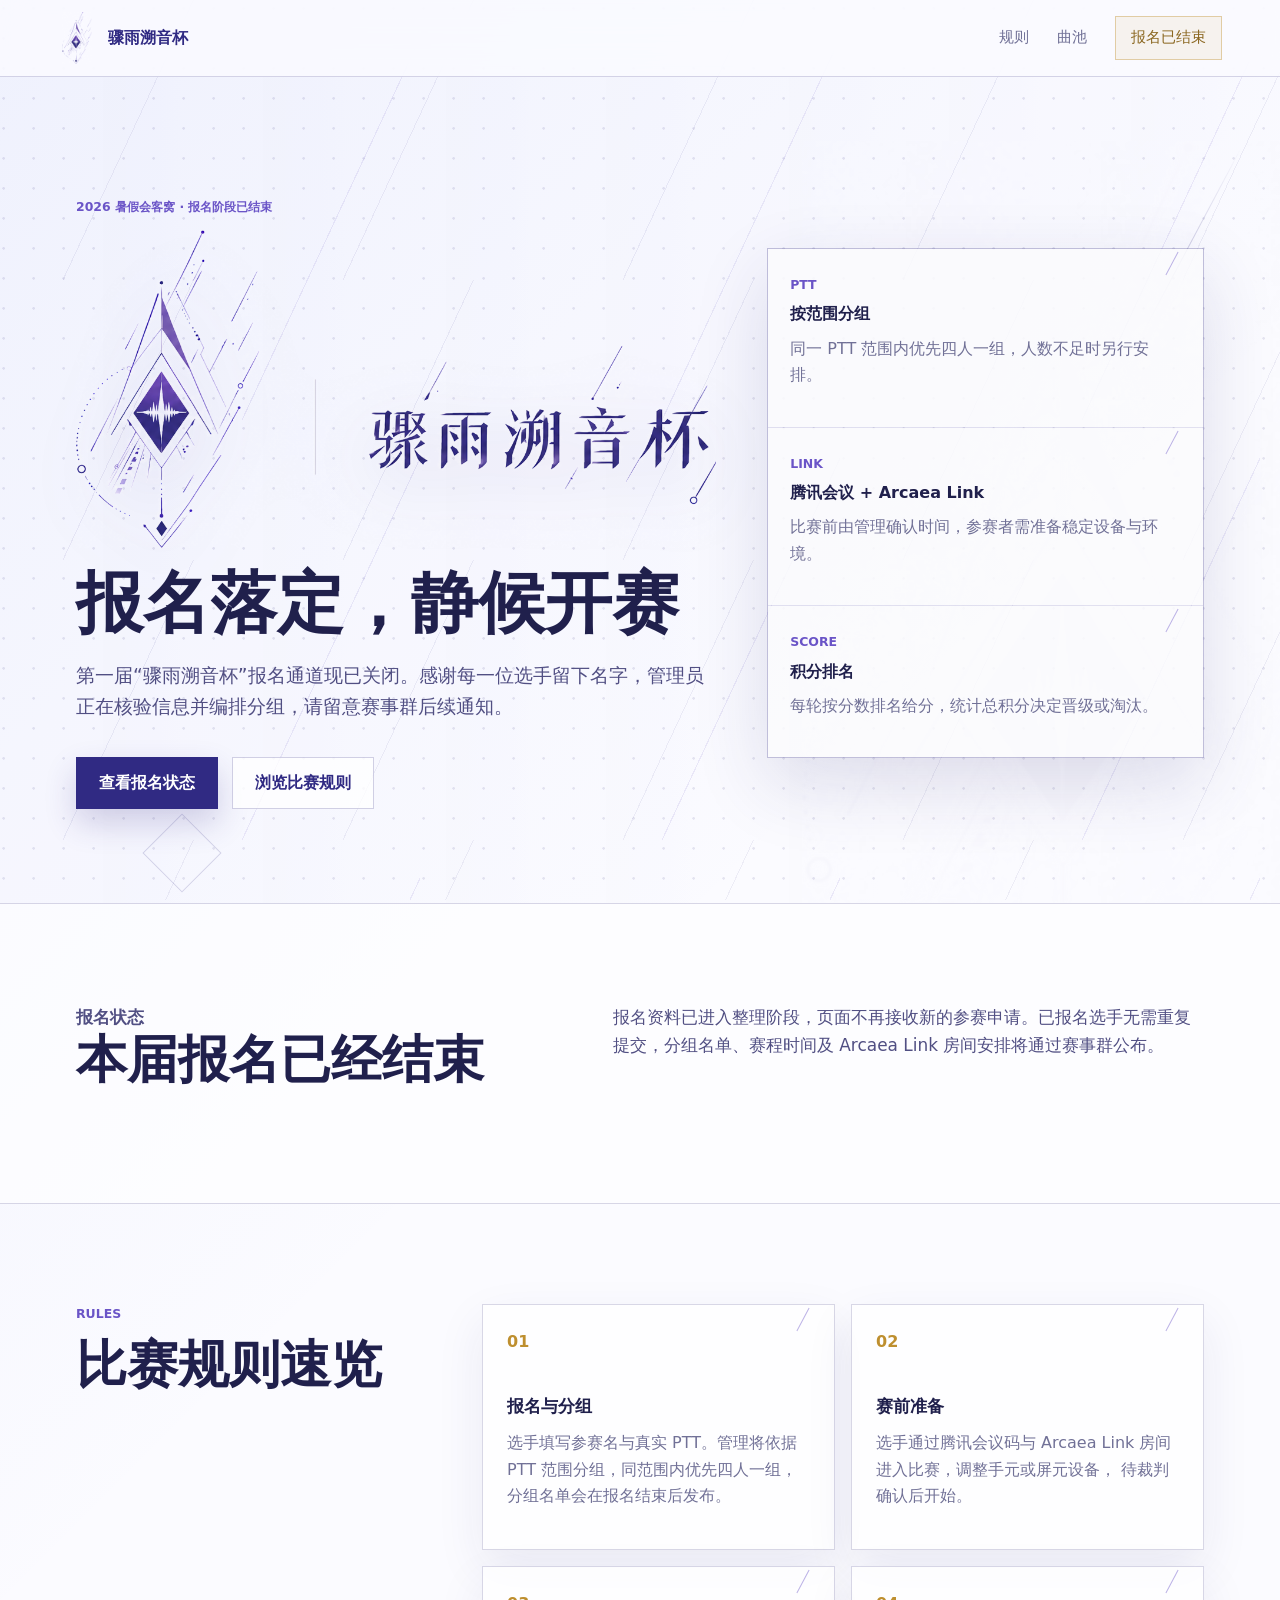
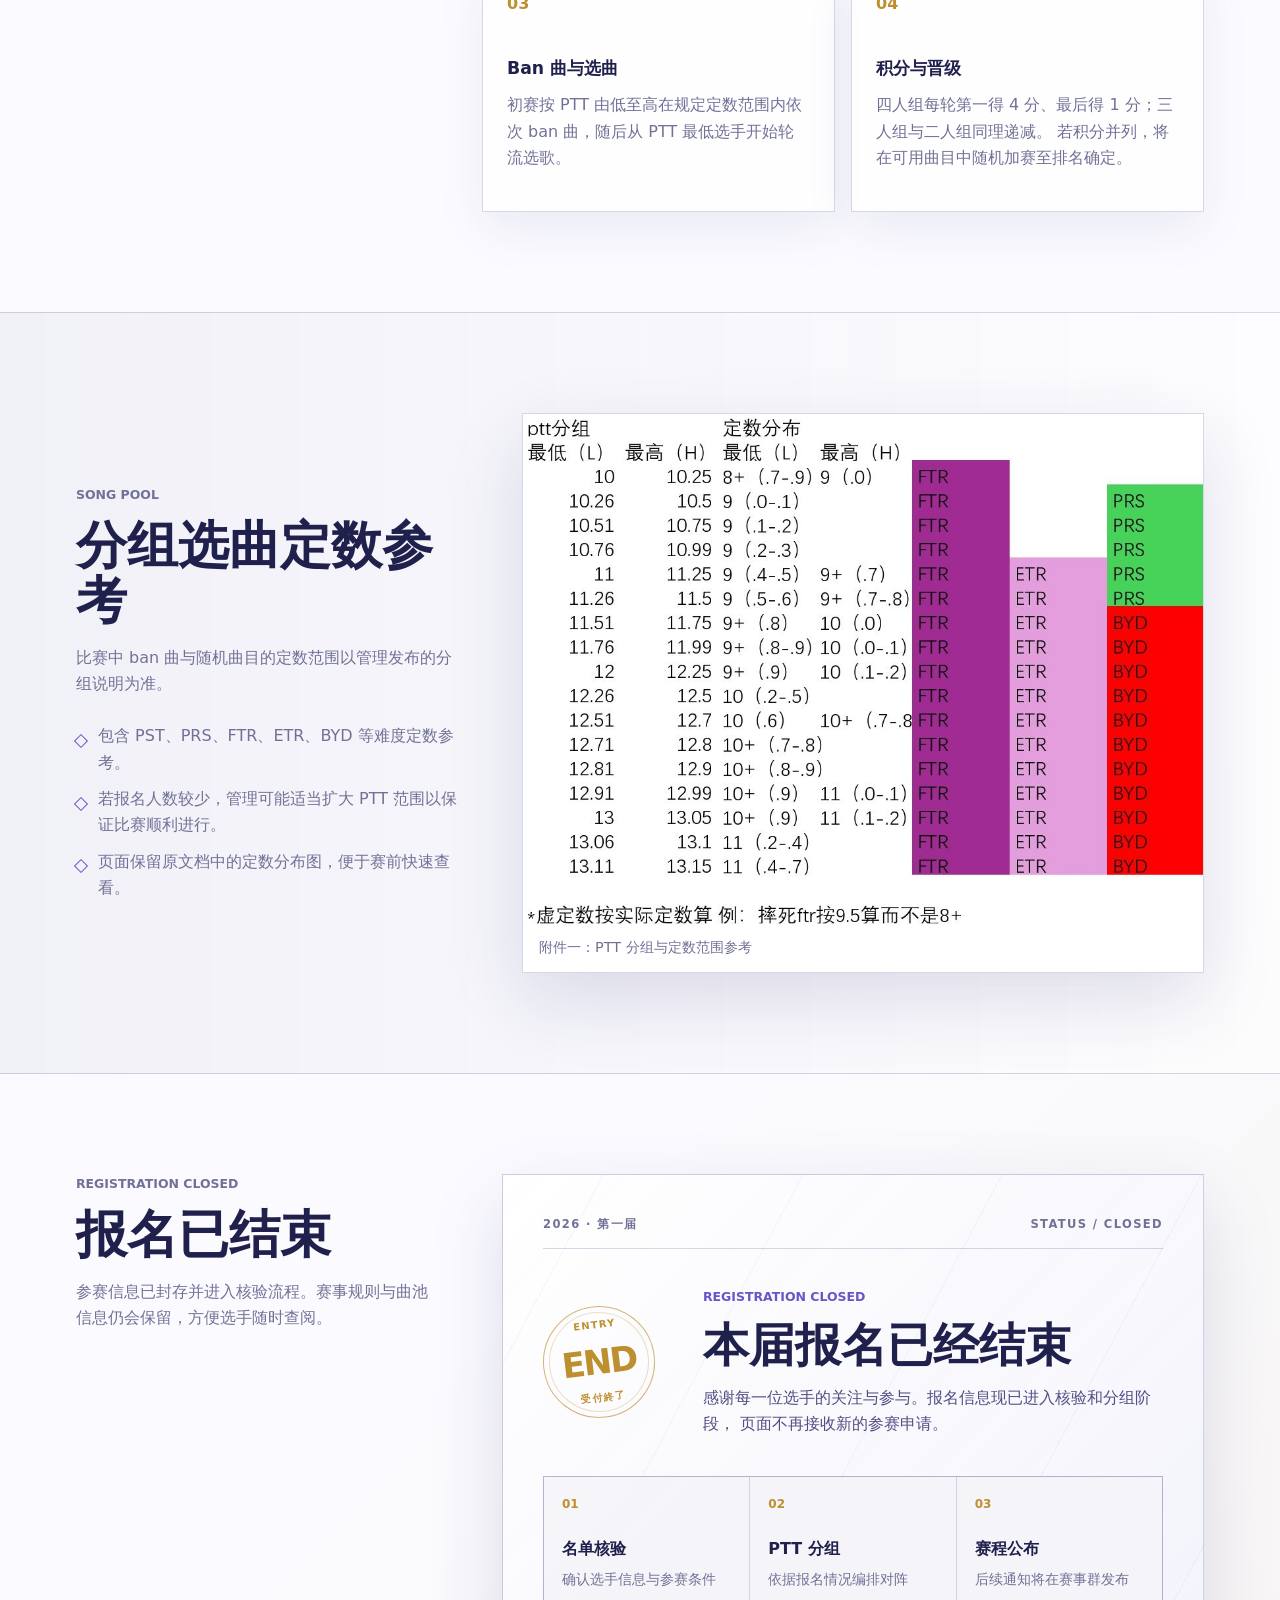
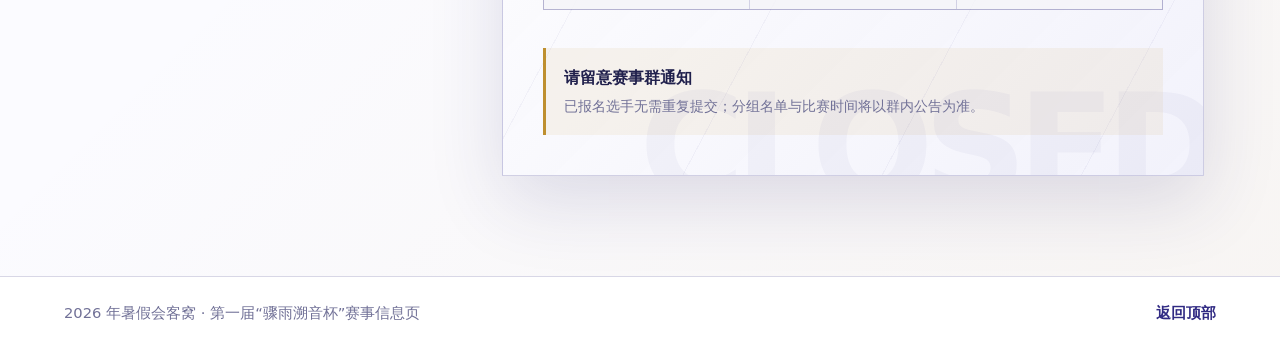
<file: index.html>
<!-- Deployment: registration closed 2026-07-16 -->
<!doctype html>
<html lang="zh-CN">
  <head>
    <meta charset="utf-8" />
    <meta name="viewport" content="width=device-width, initial-scale=1" />
    <meta
      name="description"
      content="2026 年暑假会客窝第一届“骤雨溯音杯”Arcaea 比赛报名已结束，赛事信息与规则仍可查阅。"
    />
    <title>骤雨溯音杯 | 报名已结束</title>
    <link rel="icon" href="assets/logo-icon.png" />
    <link rel="stylesheet" href="styles.css?v=20260716-closed-final" />
  </head>
  <body data-registration-state="closed">
    <header class="site-header">
      <a class="brand" href="#top" aria-label="骤雨溯音杯首页">
        <img src="assets/logo-icon.png" alt="" />
        <span>骤雨溯音杯</span>
      </a>
      <nav class="nav" aria-label="页面导航">
        <a href="#rules">规则</a>
        <a href="#pool">曲池</a>
        <a class="nav-cta" id="registrationNav" href="#signup">报名已结束</a>
      </nav>
    </header>

    <main id="top">
      <section class="hero">
        <div class="hero-backdrop" aria-hidden="true"></div>
        <div class="hero-content">
          <p class="eyebrow" id="heroEyebrow">2026 暑假会客窝 · 报名阶段已结束</p>
          <img class="hero-logo" src="assets/logo-main.png" alt="骤雨溯音杯" />
          <h1 id="heroTitle">报名落定，静候开赛</h1>
          <p class="hero-copy" id="heroCopy">
            第一届“骤雨溯音杯”报名通道现已关闭。感谢每一位选手留下名字，
            管理员正在核验信息并编排分组，请留意赛事群后续通知。
          </p>
          <div class="hero-actions">
            <a class="button primary" id="registrationPrimaryAction" href="#signup">查看报名状态</a>
            <a class="button secondary" id="registrationSecondaryAction" href="#rules">浏览比赛规则</a>
          </div>
        </div>
        <aside class="hero-panel" aria-label="赛事概要">
          <div>
            <span class="metric">PTT</span>
            <strong>按范围分组</strong>
            <p>同一 PTT 范围内优先四人一组，人数不足时另行安排。</p>
          </div>
          <div>
            <span class="metric">LINK</span>
            <strong>腾讯会议 + Arcaea Link</strong>
            <p>比赛前由管理确认时间，参赛者需准备稳定设备与环境。</p>
          </div>
          <div>
            <span class="metric">SCORE</span>
            <strong>积分排名</strong>
            <p>每轮按分数排名给分，统计总积分决定晋级或淘汰。</p>
          </div>
        </aside>
      </section>

      <section class="section intro" aria-labelledby="about-title">
        <div>
          <p class="section-kicker" id="aboutKicker">报名状态</p>
          <h2 id="about-title">本届报名已经结束</h2>
        </div>
        <p id="aboutCopy">
          报名资料已进入整理阶段，页面不再接收新的参赛申请。已报名选手无需重复提交，
          分组名单、赛程时间及 Arcaea Link 房间安排将通过赛事群公布。
        </p>
      </section>

      <section class="section split" id="rules" aria-labelledby="rules-title">
        <div class="section-heading">
          <p class="section-kicker">Rules</p>
          <h2 id="rules-title">比赛规则速览</h2>
        </div>
        <div class="rule-grid">
          <article class="rule-item">
            <span>01</span>
            <h3>报名与分组</h3>
            <p>
              选手填写参赛名与真实 PTT。管理将依据 PTT 范围分组，同范围内优先四人一组，
              分组名单会在报名结束后发布。
            </p>
          </article>
          <article class="rule-item">
            <span>02</span>
            <h3>赛前准备</h3>
            <p>
              选手通过腾讯会议码与 Arcaea Link 房间进入比赛，调整手元或屏元设备，
              待裁判确认后开始。
            </p>
          </article>
          <article class="rule-item">
            <span>03</span>
            <h3>Ban 曲与选曲</h3>
            <p>
              初赛按 PTT 由低至高在规定定数范围内依次 ban 曲，随后从 PTT 最低选手开始轮流选歌。
            </p>
          </article>
          <article class="rule-item">
            <span>04</span>
            <h3>积分与晋级</h3>
            <p>
              四人组每轮第一得 4 分、最后得 1 分；三人组与二人组同理递减。
              若积分并列，将在可用曲目中随机加赛至排名确定。
            </p>
          </article>
        </div>
      </section>

      <section class="section pool" id="pool" aria-labelledby="pool-title">
        <div class="pool-copy">
          <p class="section-kicker">Song Pool</p>
          <h2 id="pool-title">分组选曲定数参考</h2>
          <p>
            比赛中 ban 曲与随机曲目的定数范围以管理发布的分组说明为准。
          </p>
          <ul class="check-list">
            <li>包含 PST、PRS、FTR、ETR、BYD 等难度定数参考。</li>
            <li>若报名人数较少，管理可能适当扩大 PTT 范围以保证比赛顺利进行。</li>
            <li>页面保留原文档中的定数分布图，便于赛前快速查看。</li>
          </ul>
        </div>
        <figure class="chart-frame">
          <img src="assets/rule-chart.jpeg" alt="骤雨溯音杯 PTT 分组与定数分布参考图" />
          <figcaption>附件一：PTT 分组与定数范围参考</figcaption>
        </figure>
      </section>

      <section class="signup-section" id="signup" aria-labelledby="signup-title">
        <div class="signup-copy">
          <p class="section-kicker" id="signupKicker">Registration Closed</p>
          <h2 id="signup-title">报名已结束</h2>
          <p id="signupCopyText">
            参赛信息已封存并进入核验流程。赛事规则与曲池信息仍会保留，
            方便选手随时查阅。
          </p>
          <div class="notice" id="signupNotice" hidden>
            <strong>提交说明</strong>
            <p>
              提交后页面会自动下载报名 CSV 文件。请将下载的文件上传至赛事群“群应用->文件->报名申请表”文件夹中。
            </p>
          </div>
        </div>


        <section
          class="registration-closed-card"
          id="registrationClosed"
          aria-labelledby="closed-card-title"
        >
          <div class="closed-card-meta">
            <span>2026 · 第一届</span>
            <span>STATUS / CLOSED</span>
          </div>
          <div class="closed-card-main">
            <div class="closed-seal" aria-hidden="true">
              <span>ENTRY</span>
              <strong>END</strong>
              <span>受付終了</span>
            </div>
            <div class="closed-card-copy">
              <p class="section-kicker">Registration Closed</p>
              <h3 id="closed-card-title">本届报名已经结束</h3>
              <p>
                感谢每一位选手的关注与参与。报名信息现已进入核验和分组阶段，
                页面不再接收新的参赛申请。
              </p>
            </div>
          </div>
          <div class="closed-progress" aria-label="报名结束后的赛事进度">
            <article>
              <span>01</span>
              <strong>名单核验</strong>
              <p>确认选手信息与参赛条件</p>
            </article>
            <article>
              <span>02</span>
              <strong>PTT 分组</strong>
              <p>依据报名情况编排对阵</p>
            </article>
            <article>
              <span>03</span>
              <strong>赛程公布</strong>
              <p>后续通知将在赛事群发布</p>
            </article>
          </div>
          <div class="closed-card-note">
            <strong>请留意赛事群通知</strong>
            <p>已报名选手无需重复提交；分组名单与比赛时间将以群内公告为准。</p>
          </div>
        </section>
      </section>
    </main>

    <footer class="footer">
      <p id="footerCopy">2026 年暑假会客窝 · 第一届“骤雨溯音杯”赛事信息页</p>
      <a href="#top">返回顶部</a>
    </footer>

    <script src="script.js?v=20260716-closed-final"></script>
  </body>
</html>
</file>
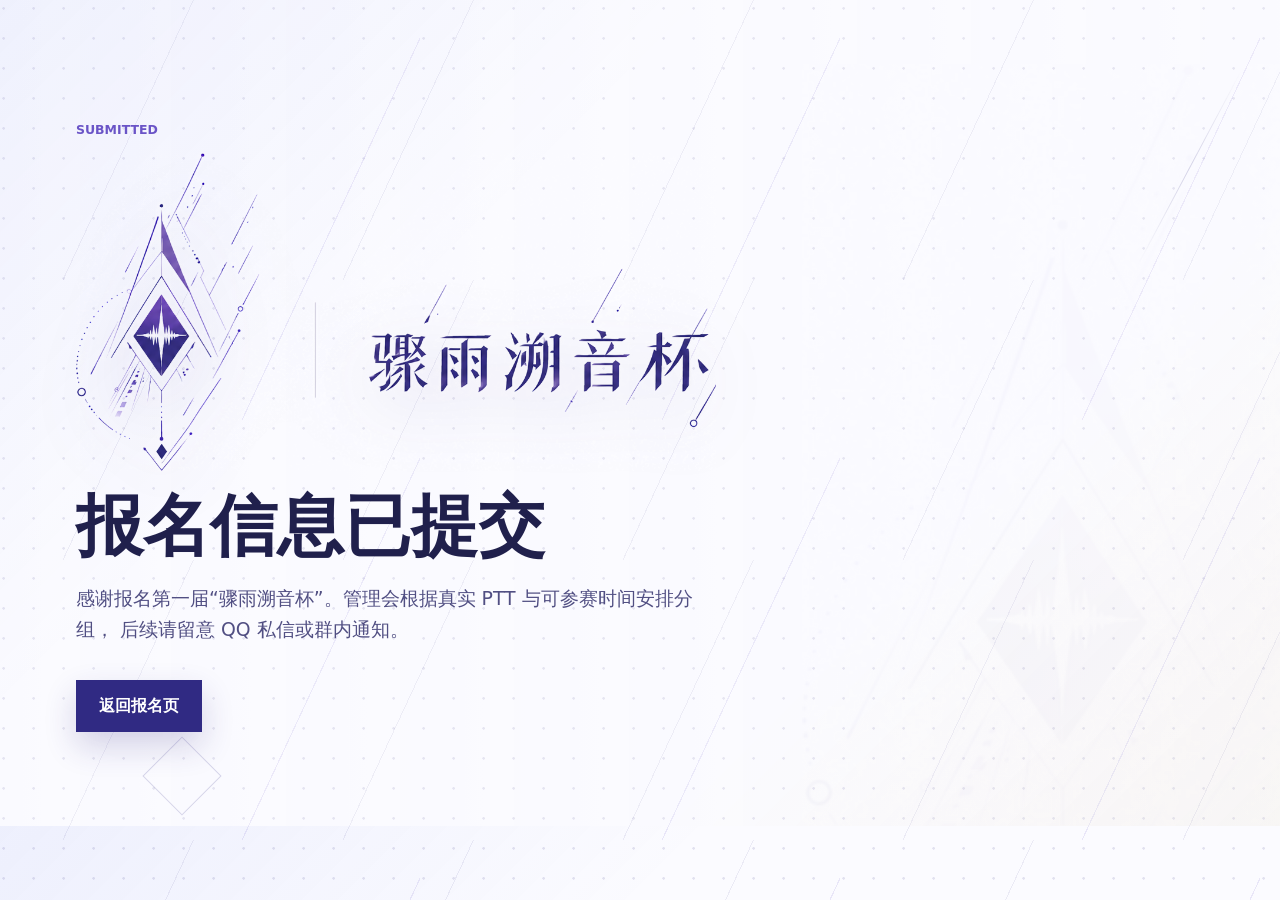
<file: thanks.html>
<!doctype html>
<html lang="zh-CN">
  <head>
    <meta charset="utf-8" />
    <meta name="viewport" content="width=device-width, initial-scale=1" />
    <title>报名已提交 | 骤雨溯音杯</title>
    <link rel="icon" href="assets/logo-icon.png" />
    <link rel="stylesheet" href="styles.css" />
  </head>
  <body>
    <main class="hero">
      <div class="hero-backdrop" aria-hidden="true"></div>
      <div class="hero-content">
        <p class="eyebrow">Submitted</p>
        <img class="hero-logo" src="assets/logo-main.png" alt="骤雨溯音杯" />
        <h1>报名信息已提交</h1>
        <p class="hero-copy">
          感谢报名第一届“骤雨溯音杯”。管理会根据真实 PTT 与可参赛时间安排分组，
          后续请留意 QQ 私信或群内通知。
        </p>
        <div class="hero-actions">
          <a class="button primary" href="index.html">返回报名页</a>
        </div>
      </div>
    </main>
  </body>
</html>
</file>
<file: styles.css>
/* Deployment: registration closed 2026-07-16 */
:root {
  color-scheme: light;
  --paper: #fbfbff;
  --paper-deep: #f1f1fb;
  --ink: #20204c;
  --ink-soft: #514f83;
  --muted: #717197;
  --line: rgba(42, 38, 119, 0.18);
  --violet: #302a83;
  --violet-2: #6a54c7;
  --blue: #536ee8;
  --cyan: #6fb8ff;
  --gold: #be8f2f;
  --white: #ffffff;
  --shadow: 0 26px 70px rgba(45, 40, 110, 0.14);
}

* {
  box-sizing: border-box;
}

html {
  scroll-behavior: smooth;
}

body {
  margin: 0;
  background:
    linear-gradient(135deg, rgba(83, 110, 232, 0.08), transparent 34%),
    linear-gradient(315deg, rgba(190, 143, 47, 0.06), transparent 30%),
    var(--paper);
  color: var(--ink);
  font-family:
    Inter, ui-sans-serif, system-ui, -apple-system, BlinkMacSystemFont, "Segoe UI",
    "Microsoft YaHei", sans-serif;
  line-height: 1.65;
}

body::before {
  content: "";
  position: fixed;
  inset: 0;
  z-index: -2;
  background-image:
    linear-gradient(115deg, transparent 0 47%, rgba(48, 42, 131, 0.08) 47% 47.25%, transparent 47.25%),
    linear-gradient(115deg, transparent 0 71%, rgba(106, 84, 199, 0.12) 71% 71.2%, transparent 71.2%),
    radial-gradient(circle at 12% 28%, rgba(48, 42, 131, 0.12) 0 1px, transparent 1.6px);
  background-size: 280px 280px, 420px 420px, 30px 30px;
  pointer-events: none;
}

a {
  color: inherit;
  text-decoration: none;
}

img {
  display: block;
  max-width: 100%;
}

[hidden] {
  display: none !important;
}

.site-header {
  position: sticky;
  top: 0;
  z-index: 20;
  display: flex;
  align-items: center;
  justify-content: space-between;
  gap: 20px;
  min-height: 74px;
  padding: 12px clamp(18px, 4vw, 58px);
  border-bottom: 1px solid var(--line);
  background: rgba(251, 251, 255, 0.84);
  backdrop-filter: blur(18px);
}

.brand,
.nav,
.hero-actions,
.footer {
  display: flex;
  align-items: center;
}

.brand {
  gap: 12px;
  font-weight: 800;
  color: var(--violet);
}

.brand img {
  width: 38px;
  height: 52px;
  object-fit: contain;
}

.nav {
  gap: clamp(14px, 3vw, 28px);
  color: var(--muted);
  font-size: 0.95rem;
}

.nav a {
  transition:
    color 160ms ease,
    border-color 160ms ease;
}

.nav a:hover {
  color: var(--violet);
}

.nav-cta {
  padding: 8px 15px;
  border: 1px solid rgba(48, 42, 131, 0.28);
  color: var(--violet);
  background: rgba(255, 255, 255, 0.62);
}

.hero {
  position: relative;
  display: grid;
  grid-template-columns: minmax(0, 1fr) minmax(280px, 400px);
  gap: clamp(24px, 4vw, 56px);
  min-height: calc(100vh - 74px);
  padding: clamp(54px, 8vw, 104px) clamp(18px, 5vw, 76px) clamp(42px, 7vw, 76px);
  overflow: hidden;
}

.hero::before,
.hero::after {
  content: "";
  position: absolute;
  pointer-events: none;
}

.hero::before {
  right: 7vw;
  top: 58px;
  width: 1px;
  height: 220px;
  background: linear-gradient(transparent, rgba(48, 42, 131, 0.24), transparent);
  transform: rotate(28deg);
}

.hero::after {
  left: 12vw;
  bottom: 22px;
  width: 54px;
  height: 54px;
  border: 1px solid rgba(48, 42, 131, 0.18);
  transform: rotate(45deg);
}

.hero-backdrop {
  position: absolute;
  inset: 0;
  background:
    linear-gradient(90deg, rgba(251, 251, 255, 0.72), rgba(251, 251, 255, 0.94)),
    url("assets/logo-icon.png");
  background-repeat: no-repeat;
  background-size: auto, min(46vw, 560px);
  background-position: center, right -82px top 64px;
  opacity: 0.2;
}

.hero-content,
.hero-panel {
  position: relative;
  z-index: 1;
}

.hero-content {
  align-self: center;
  max-width: 880px;
}

.hero-logo {
  width: min(720px, 100%);
  margin: 10px 0 22px;
  filter: drop-shadow(0 20px 34px rgba(48, 42, 131, 0.12));
}

.eyebrow,
.section-kicker,
.metric {
  color: var(--violet-2);
  font-size: 0.78rem;
  font-weight: 800;
  letter-spacing: 0;
  text-transform: uppercase;
}


h1,
h2,
h3,
p {
  margin-top: 0;
}

h1 {
  max-width: 900px;
  margin-bottom: 22px;
  color: var(--ink);
  font-size: clamp(2.45rem, 5.2vw, 5rem);
  line-height: 1.02;
  letter-spacing: 0;
}

h2 {
  margin-bottom: 16px;
  color: var(--ink);
  font-size: clamp(2rem, 4vw, 3.25rem);
  line-height: 1.08;
  letter-spacing: 0;
}

h3 {
  margin-bottom: 10px;
  color: var(--ink);
  font-size: 1.08rem;
}

.hero-copy {
  max-width: 650px;
  color: var(--ink-soft);
  font-size: clamp(1rem, 2vw, 1.18rem);
}

.hero-actions {
  flex-wrap: wrap;
  gap: 14px;
  margin-top: 34px;
}

.button,
.submit-button {
  display: inline-flex;
  align-items: center;
  justify-content: center;
  min-height: 48px;
  padding: 12px 22px;
  border: 1px solid transparent;
  font: inherit;
  font-weight: 800;
  cursor: pointer;
}

.button.primary,
.submit-button {
  background: var(--violet);
  color: var(--white);
  box-shadow: 0 14px 32px rgba(48, 42, 131, 0.2);
}

.button.secondary {
  border-color: rgba(48, 42, 131, 0.22);
  color: var(--violet);
  background: rgba(255, 255, 255, 0.78);
}

.hero-panel {
  align-self: end;
  display: grid;
  gap: 1px;
  overflow: hidden;
  border: 1px solid var(--line);
  background: rgba(48, 42, 131, 0.12);
  box-shadow: var(--shadow);
}

.hero-panel div {
  position: relative;
  padding: 22px;
  background: rgba(255, 255, 255, 0.84);
}

.hero-panel div::after,
.rule-item::after {
  content: "";
  position: absolute;
  right: 18px;
  top: 14px;
  width: 26px;
  height: 1px;
  background: var(--violet-2);
  transform: rotate(118deg);
  opacity: 0.45;
}

.hero-panel strong {
  display: block;
  margin: 4px 0 8px;
}

.hero-panel p,
.rule-item p,
.pool-copy p,
.signup-copy p,
.intro p,
.footer {
  color: var(--muted);
}

.section,
.signup-section {
  padding: clamp(56px, 8vw, 100px) clamp(18px, 5vw, 76px);
}

.intro {
  display: grid;
  grid-template-columns: minmax(220px, 0.8fr) minmax(280px, 1fr);
  gap: clamp(24px, 5vw, 72px);
  align-items: start;
  border-top: 1px solid var(--line);
  border-bottom: 1px solid var(--line);
  background: rgba(255, 255, 255, 0.58);
}

.intro p {
  max-width: 760px;
  margin-bottom: 0;
  color: var(--ink-soft);
  font-size: 1.06rem;
}

.split {
  display: grid;
  grid-template-columns: minmax(220px, 0.52fr) minmax(300px, 1fr);
  gap: clamp(28px, 5vw, 70px);
}

.section-heading {
  position: sticky;
  top: 102px;
  align-self: start;
}

.rule-grid {
  display: grid;
  grid-template-columns: repeat(2, minmax(0, 1fr));
  gap: 16px;
}

.rule-item {
  position: relative;
  min-height: 220px;
  padding: 24px;
  border: 1px solid var(--line);
  background: rgba(255, 255, 255, 0.78);
  box-shadow: 0 18px 46px rgba(42, 38, 119, 0.08);
}

.rule-item span {
  display: inline-block;
  margin-bottom: 36px;
  color: var(--gold);
  font-weight: 900;
}

.pool {
  display: grid;
  grid-template-columns: minmax(260px, 0.72fr) minmax(320px, 1fr);
  gap: clamp(28px, 5vw, 70px);
  align-items: center;
  border-block: 1px solid var(--line);
  background:
    linear-gradient(90deg, rgba(48, 42, 131, 0.06), transparent),
    rgba(255, 255, 255, 0.52);
}

.check-list {
  display: grid;
  gap: 10px;
  margin: 26px 0 0;
  padding: 0;
  list-style: none;
}

.check-list li {
  position: relative;
  padding-left: 22px;
  color: var(--muted);
}

.check-list li::before {
  content: "";
  position: absolute;
  top: 0.78em;
  left: 0;
  width: 8px;
  height: 8px;
  border: 1px solid var(--violet-2);
  transform: rotate(45deg);
}

.chart-frame {
  margin: 0;
  border: 1px solid var(--line);
  background: var(--white);
  box-shadow: var(--shadow);
}

.chart-frame img {
  width: 100%;
  aspect-ratio: 4 / 3;
  object-fit: cover;
}

.chart-frame figcaption {
  padding: 12px 16px;
  color: var(--muted);
  font-size: 0.9rem;
}

.signup-section {
  display: grid;
  grid-template-columns: minmax(260px, 0.66fr) minmax(320px, 1fr);
  gap: clamp(28px, 5vw, 70px);
  align-items: start;
}

.signup-copy {
  position: sticky;
  top: 102px;
}

.notice {
  margin-top: 30px;
  padding: 18px;
  border-left: 3px solid var(--violet-2);
  background: rgba(83, 110, 232, 0.08);
}

.notice p {
  margin: 6px 0 0;
}

.signup-form {
  display: grid;
  gap: 18px;
  padding: clamp(20px, 4vw, 34px);
  border: 1px solid var(--line);
  background: rgba(255, 255, 255, 0.86);
  box-shadow: var(--shadow);
}

.registration-closed-card {
  position: relative;
  display: grid;
  gap: clamp(24px, 4vw, 38px);
  min-height: 560px;
  padding: clamp(24px, 4vw, 40px);
  overflow: hidden;
  border: 1px solid rgba(48, 42, 131, 0.22);
  background:
    linear-gradient(135deg, rgba(255, 255, 255, 0.96), rgba(241, 241, 251, 0.9)),
    var(--white);
  box-shadow: var(--shadow);
}

.registration-closed-card::before {
  content: "";
  position: absolute;
  inset: 0;
  background: repeating-linear-gradient(
    118deg,
    transparent 0 88px,
    rgba(48, 42, 131, 0.045) 88px 89px,
    transparent 89px 176px
  );
  pointer-events: none;
}

.registration-closed-card::after {
  content: "CLOSED";
  position: absolute;
  right: -12px;
  bottom: -44px;
  color: rgba(48, 42, 131, 0.04);
  font-size: clamp(5rem, 12vw, 9rem);
  font-weight: 900;
  line-height: 1;
  letter-spacing: -0.07em;
  pointer-events: none;
}

.closed-card-meta,
.closed-card-main,
.closed-progress,
.closed-card-note {
  position: relative;
  z-index: 1;
}

.closed-card-meta {
  display: flex;
  justify-content: space-between;
  gap: 16px;
  padding-bottom: 14px;
  border-bottom: 1px solid var(--line);
  color: var(--muted);
  font-size: 0.72rem;
  font-weight: 800;
  letter-spacing: 0.12em;
}

.closed-card-main {
  display: grid;
  grid-template-columns: 118px minmax(0, 1fr);
  gap: clamp(24px, 4vw, 42px);
  align-items: center;
}

.closed-seal {
  display: grid;
  place-items: center;
  width: 112px;
  height: 112px;
  border: 1px solid rgba(190, 143, 47, 0.65);
  border-radius: 50%;
  outline: 1px solid rgba(190, 143, 47, 0.28);
  outline-offset: -7px;
  color: var(--gold);
  transform: rotate(-7deg);
}

.closed-seal span {
  font-size: 0.62rem;
  font-weight: 800;
  letter-spacing: 0.13em;
}

.closed-seal strong {
  margin-block: -10px;
  font-size: 2.15rem;
  line-height: 1;
  letter-spacing: -0.06em;
}

.closed-card-copy h3 {
  margin-bottom: 14px;
  font-size: clamp(1.8rem, 3.6vw, 3rem);
  line-height: 1.1;
}

.closed-card-copy p:last-child {
  max-width: 570px;
  margin-bottom: 0;
  color: var(--ink-soft);
}

.closed-progress {
  display: grid;
  grid-template-columns: repeat(3, minmax(0, 1fr));
  gap: 1px;
  background: var(--line);
  border: 1px solid var(--line);
}

.closed-progress article {
  padding: 18px;
  background: rgba(255, 255, 255, 0.78);
}

.closed-progress span,
.closed-progress strong {
  display: block;
}

.closed-progress span {
  margin-bottom: 22px;
  color: var(--gold);
  font-size: 0.75rem;
  font-weight: 900;
}

.closed-progress strong {
  margin-bottom: 5px;
  color: var(--ink);
}

.closed-progress p,
.closed-card-note p {
  margin: 0;
  color: var(--muted);
  font-size: 0.86rem;
}

.closed-card-note {
  padding: 17px 18px;
  border-left: 3px solid var(--gold);
  background: rgba(190, 143, 47, 0.08);
}

.closed-card-note strong {
  display: block;
  margin-bottom: 4px;
  color: var(--ink);
}

body[data-registration-state="closed"] .nav-cta {
  border-color: rgba(190, 143, 47, 0.38);
  color: #8b6721;
  background: rgba(190, 143, 47, 0.08);
}

body[data-registration-state="closed"] .hero-backdrop {
  opacity: 0.13;
  filter: grayscale(0.35);
}

body[data-registration-state="closed"] .hero-content {
  animation: closed-reveal 600ms ease-out both;
}

.registration-closed-card:not([hidden]) {
  animation: closed-reveal 560ms 120ms ease-out both;
}

@keyframes closed-reveal {
  from {
    opacity: 0;
    transform: translateY(12px);
  }

  to {
    opacity: 1;
    transform: translateY(0);
  }
}

.form-row {
  display: grid;
  gap: 8px;
}

.two-cols {
  grid-template-columns: repeat(2, minmax(0, 1fr));
  gap: 16px;
}

label {
  color: var(--ink);
  font-size: 0.95rem;
  font-weight: 800;
}

input,
select,
textarea {
  width: 100%;
  min-height: 46px;
  border: 1px solid rgba(48, 42, 131, 0.2);
  background: rgba(255, 255, 255, 0.84);
  color: var(--ink);
  font: inherit;
  padding: 11px 12px;
  outline: none;
  border-radius: 0;
}

textarea {
  resize: vertical;
}

input:focus,
select:focus,
textarea:focus {
  border-color: var(--violet-2);
  box-shadow: 0 0 0 3px rgba(106, 84, 199, 0.13);
}

.field-hint {
  margin: 6px 0 0;
  min-height: 22px;
  color: var(--muted);
  font-size: 0.88rem;
}

.agreements {
  display: grid;
  gap: 10px;
  padding: 4px 0;
}

.agreements label {
  display: grid;
  grid-template-columns: 18px minmax(0, 1fr);
  gap: 10px;
  color: var(--muted);
  font-weight: 500;
}

.agreements input {
  min-height: 18px;
  margin-top: 3px;
  accent-color: var(--violet);
}

.submit-button {
  width: 100%;
  border: 0;
}

.submit-button:disabled {
  cursor: not-allowed;
  opacity: 0.78;
}

.submit-button.is-disabled {
  background: #8b89a8;
  box-shadow: none;
}

.form-status {
  display: none;
  padding: 14px 16px;
  border: 1px solid rgba(48, 42, 131, 0.2);
  background: rgba(83, 110, 232, 0.08);
  color: var(--ink-soft);
  font-size: 0.92rem;
}

.form-status.show {
  display: block;
}

.form-status.success {
  border-color: rgba(44, 137, 88, 0.24);
  background: rgba(82, 174, 118, 0.1);
  color: #255b3d;
}

.form-status.error {
  border-color: rgba(190, 143, 47, 0.32);
  background: rgba(190, 143, 47, 0.1);
}

.form-status a {
  color: var(--violet);
  font-weight: 800;
  text-decoration: underline;
  text-underline-offset: 3px;
}

@media (min-width: 1180px) {
  .site-header {
    padding-inline: max(58px, calc((100vw - 1360px) / 2 + 58px));
  }

  .hero,
  .section,
  .signup-section {
    padding-left: max(76px, calc((100vw - 1360px) / 2 + 76px));
    padding-right: max(76px, calc((100vw - 1360px) / 2 + 76px));
  }

  .hero {
    grid-template-columns: minmax(640px, 1.08fr) minmax(380px, 460px);
    align-items: center;
  }

  .hero-panel {
    align-self: center;
  }

  .split {
    grid-template-columns: minmax(300px, 420px) minmax(680px, 860px);
    justify-content: center;
  }

  .pool {
    grid-template-columns: minmax(340px, 430px) minmax(640px, 820px);
    justify-content: center;
  }

  .signup-section {
    grid-template-columns: minmax(320px, 420px) minmax(660px, 820px);
    justify-content: center;
  }

  .signup-form {
    padding: 38px;
  }

  .footer {
    padding-inline: max(76px, calc((100vw - 1360px) / 2 + 76px));
  }
}

.footer {
  justify-content: space-between;
  gap: 20px;
  padding: 24px clamp(18px, 5vw, 76px);
  border-top: 1px solid var(--line);
  background: var(--white);
  font-size: 0.92rem;
}

.footer p {
  margin: 0;
}

.footer a {
  color: var(--violet);
  font-weight: 800;
}

@media (max-width: 900px) {
  .hero,
  .intro,
  .split,
  .pool,
  .signup-section {
    grid-template-columns: 1fr;
  }

  .hero {
    min-height: auto;
  }

  .section-heading,
  .signup-copy {
    position: static;
  }
}

@media (max-width: 640px) {
  .site-header {
    align-items: flex-start;
    flex-direction: column;
  }

  .nav {
    width: 100%;
    justify-content: space-between;
  }

  .rule-grid,
  .two-cols {
    grid-template-columns: 1fr;
  }

  .hero-logo {
    width: 100%;
    max-width: 520px;
  }


  .registration-closed-card {
    min-height: 0;
  }

  .closed-card-meta {
    flex-direction: column;
    gap: 4px;
  }

  .closed-card-main {
    grid-template-columns: 1fr;
  }

  .closed-progress {
    grid-template-columns: 1fr;
  }

  .closed-progress span {
    margin-bottom: 8px;
  }

  h1 {
    font-size: 2.55rem;
  }

  .footer {
    align-items: flex-start;
    flex-direction: column;
  }
}
</file>
